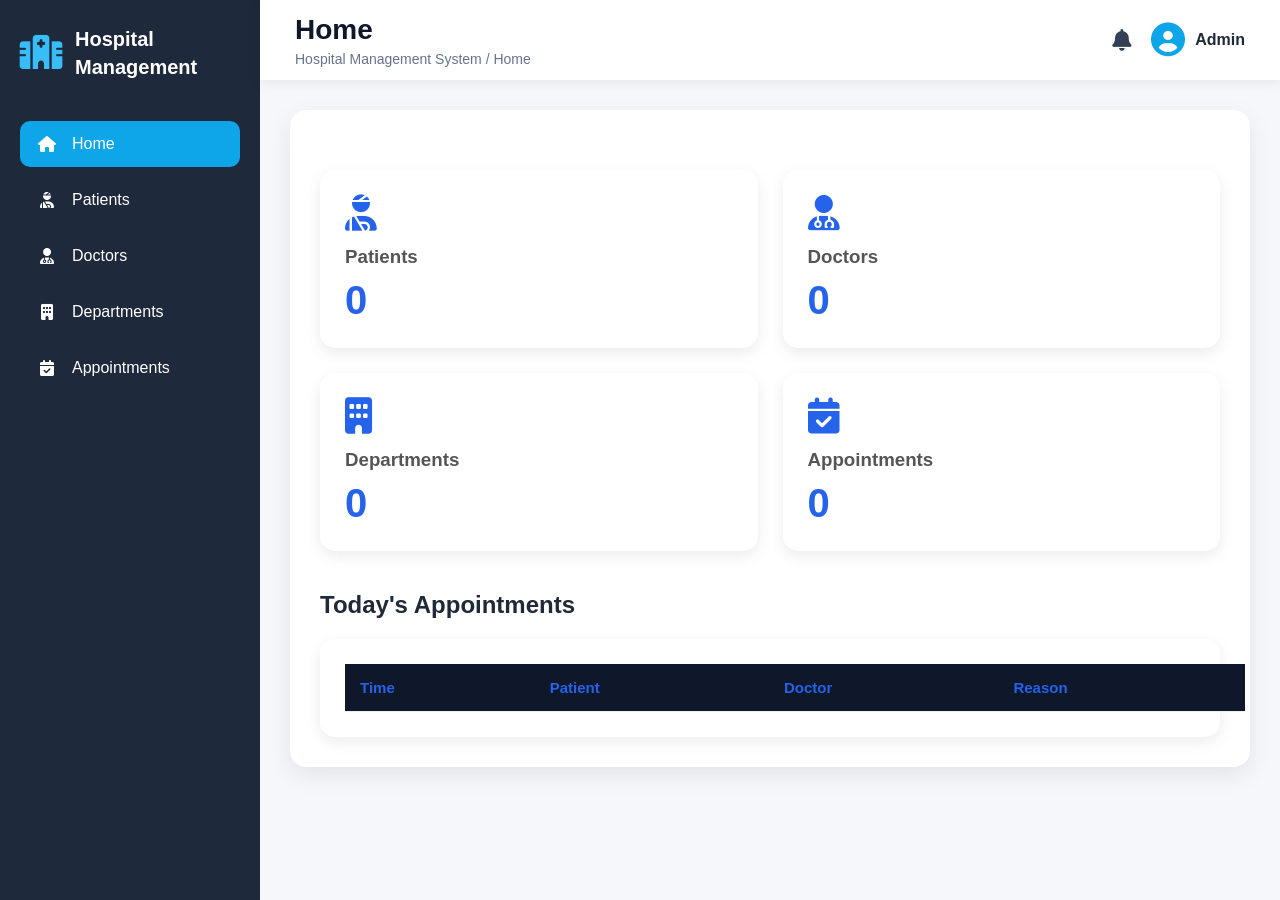
<file: frontend/index.html>
<!DOCTYPE html>
<html lang="en">
<head>
    <meta charset="UTF-8">
    <meta name="viewport" content="width=device-width, initial-scale=1.0">
    <title>Home | Hospital Management System</title>

    <link rel="stylesheet" href="css/patients.css">
    <!-- Font Awesome -->
    <link rel="stylesheet"
          href="https://cdnjs.cloudflare.com/ajax/libs/font-awesome/6.5.2/css/all.min.css">
</head><body>

<div class="container">

    <!-- Sidebar -->
    <aside class="sidebar">

        <div class="logo">

            <i class="fa-solid fa-hospital"></i>

            <h2>
                Hospital<br>
                Management
            </h2>

        </div>

        <ul>

            <li class="active">
                <a href="index.html">
                    <i class="fa-solid fa-house"></i>
                    Home
                </a>
            </li>

            <li>
                <a href="pages/patients.html">
                    <i class="fa-solid fa-user-injured"></i>
                    Patients
                </a>
            </li>

            <li>
                <a href="pages/doctors.html">
                    <i class="fa-solid fa-user-doctor"></i>
                    Doctors
                </a>
            </li>

            <li>
                <a href="pages/departments.html">
                    <i class="fa-solid fa-building"></i>
                    Departments
                </a>
            </li>

            <li>
                <a href="pages/appointments.html">
                    <i class="fa-solid fa-calendar-check"></i>
                    Appointments
                </a>
            </li>

        </ul>

    </aside>

    <!-- Main Content -->
    <main class="main-content">

        <!-- Header -->
        <header class="header">

            <div>

                <h1>Home</h1>

                <p>Hospital Management System / Home</p>

            </div>

            <div class="profile">

                <i class="fa-solid fa-bell"></i>

                <div class="admin">

                    <i class="fa-solid fa-circle-user"></i>

                    <span>Admin</span>

                </div>

            </div>

        </header>
        <!-- Dashboard Card -->
        <section class="patient-card">

            <div class="cards">

                <div class="card">

                    <i class="fa-solid fa-user-injured"></i>

                    <h3>Patients</h3>

                    <h1 id="patients">0</h1>

                </div>

                <div class="card">

                    <i class="fa-solid fa-user-doctor"></i>

                    <h3>Doctors</h3>

                    <h1 id="doctors">0</h1>

                </div>

                <div class="card">

                    <i class="fa-solid fa-building"></i>

                    <h3>Departments</h3>

                    <h1 id="departments">0</h1>

                </div>

                <div class="card">

                    <i class="fa-solid fa-calendar-check"></i>

                    <h3>Appointments</h3>

                    <h1 id="appointments">0</h1>

                </div>

            </div>

            <section class="today-section">

                <h2>Today's Appointments</h2>

                <div class="today-card">

                    <table id="todayAppointmentsTable">

                        <thead>

                        <tr>

                            <th>Time</th>
                            <th>Patient</th>
                            <th>Doctor</th>
                            <th>Reason</th>

                        </tr>

                        </thead>

                        <tbody id="todayAppointmentsBody">

                        </tbody>

                    </table>

                </div>

            </section>

        </section>

    </main>

</div>

<script src="js/dashboard.js"></script>

</body>
</html>
</file>
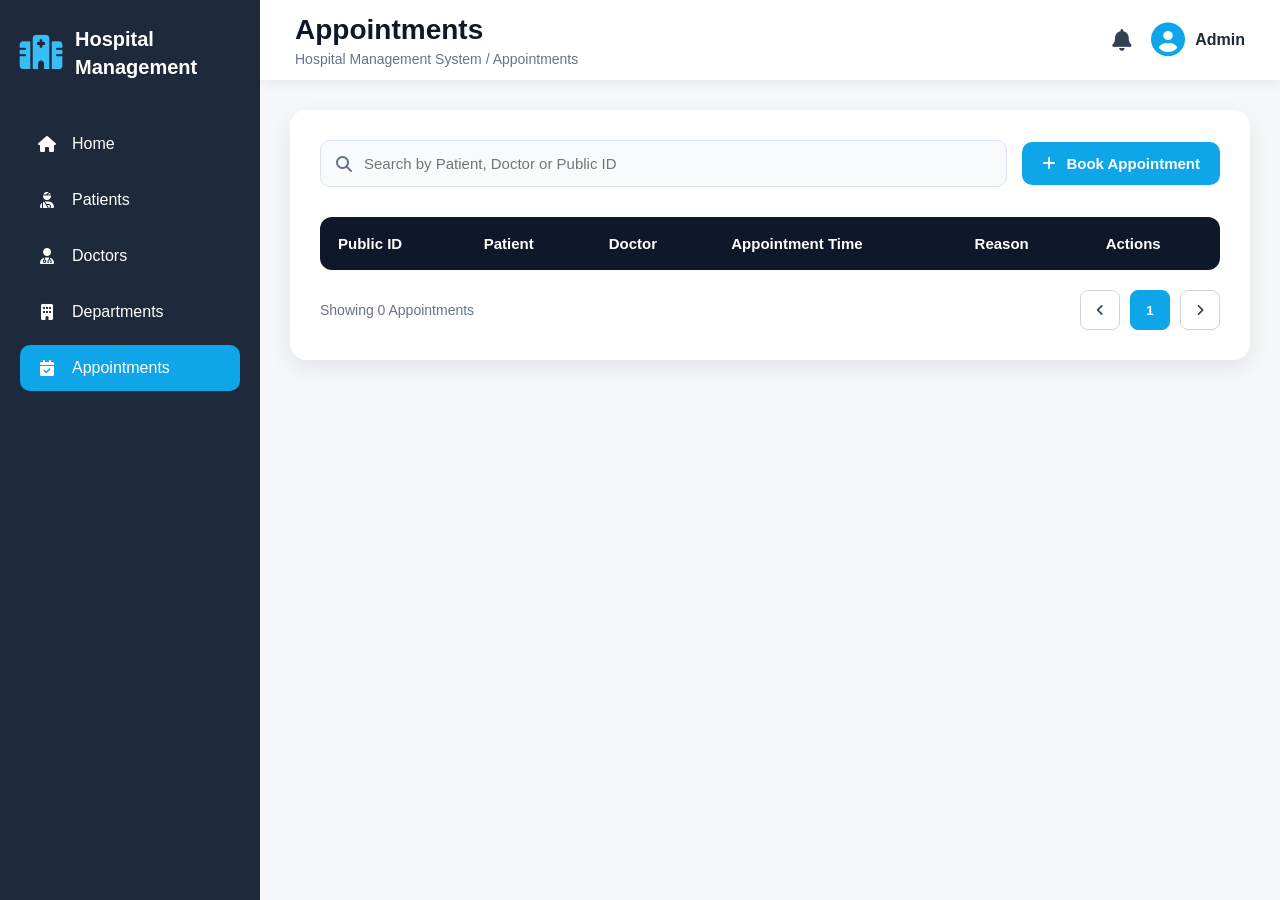
<file: frontend/pages/appointments.html>
<!DOCTYPE html>
<html lang="en">

<head>

    <meta charset="UTF-8">

    <meta name="viewport" content="width=device-width, initial-scale=1.0">

    <title>Appointments | Hospital Management System</title>

    <link rel="stylesheet" href="../css/appointments.css">

    <link rel="stylesheet"
          href="https://cdnjs.cloudflare.com/ajax/libs/font-awesome/6.7.2/css/all.min.css">

</head>

<body>

<div class="container">

    <!-- Sidebar -->

    <aside class="sidebar">

        <div class="logo">

            <i class="fa-solid fa-hospital"></i>

            <h2>Hospital<br>Management</h2>

        </div>

        <ul>

            <li>
                <a href="../index.html">
                    <i class="fa-solid fa-house"></i>
                    Home
                </a>
            </li>

            <li>

                <a href="patients.html">

                    <i class="fa-solid fa-user-injured"></i>

                    Patients

                </a>

            </li>

            <li>

                <a href="doctors.html">

                    <i class="fa-solid fa-user-doctor"></i>

                    Doctors

                </a>

            </li>

            <li>

                <a href="departments.html">

                    <i class="fa-solid fa-building"></i>

                    Departments

                </a>

            </li>

            <li class="active">

                <a href="appointments.html">

                    <i class="fa-solid fa-calendar-check"></i>

                    Appointments

                </a>

            </li>

        </ul>

    </aside>

    <!-- Main Content -->

    <main class="main-content">

        <!-- Header -->

        <header class="header">

            <div>

                <h1>Appointments</h1>

                <p>Hospital Management System / Appointments</p>

            </div>

            <div class="profile">

                <i class="fa-solid fa-bell"></i>

                <div class="admin">

                    <i class="fa-solid fa-circle-user"></i>

                    <span>Admin</span>

                </div>

            </div>

        </header>

        <!-- Appointment Card -->

        <section class="patient-card">

            <div class="top-bar">

                <div class="search-box">

                    <i class="fa-solid fa-magnifying-glass"></i>

                    <input
                            type="text"
                            id="searchAppointment"
                            placeholder="Search by Patient, Doctor or Public ID">

                </div>

                <button
                        id="addAppointmentBtn"
                        class="add-btn">

                    <i class="fa-solid fa-plus"></i>

                    Book Appointment

                </button>

            </div>

            <!-- Table -->

            <div class="table-container">

                <table>

                    <thead>

                    <tr>

                        <th>Public ID</th>

                        <th>Patient</th>

                        <th>Doctor</th>

                        <th>Appointment Time</th>

                        <th>Reason</th>

                        <th>Actions</th>

                    </tr>

                    </thead>

                    <tbody id="appointmentTableBody">

                    <!-- Loaded by JavaScript -->

                    </tbody>

                </table>

            </div>

            <div class="table-footer">

                <p id="appointmentCount">

                    Showing 0 Appointments

                </p>

                <div class="pagination">

                    <button class="page-btn">

                        <i class="fa-solid fa-angle-left"></i>

                    </button>

                    <button class="page-btn active">

                        1

                    </button>

                    <button class="page-btn">

                        <i class="fa-solid fa-angle-right"></i>

                    </button>

                </div>

            </div>

        </section>

    </main>

</div>
<!-- Appointment Modal -->
<div class="modal" id="appointmentModal">

    <div class="modal-content">

        <div class="modal-header">

            <h2 id="modalTitle">Book Appointment</h2>

            <button
                    class="close-btn"
                    id="closeModal">

                <i class="fa-solid fa-xmark"></i>

            </button>

        </div>

        <form id="appointmentForm">

            <input
                    type="hidden"
                    id="appointmentPublicId">

            <div class="form-group">

                <label for="patientSearch">

                    Patient

                </label>

                <input
                        type="text"
                        id="patientSearch"
                        placeholder="Search patient..."
                        autocomplete="off"
                        required>

                <input
                        type="hidden"
                        id="patientPublicId">

                <div
                        id="patientSearchResults"
                        class="search-results">

                </div>

            </div>

            <div class="form-group">

                <label for="doctorSearch">

                    Doctor

                </label>

                <input
                        type="text"
                        id="doctorSearch"
                        placeholder="Search doctor..."
                        autocomplete="off"
                        required>

                <input
                        type="hidden"
                        id="doctorPublicId">

                <div
                        id="doctorSearchResults"
                        class="search-results">

                </div>

            </div>

            <div class="form-group">

                <label for="appointmentDate">

                    Appointment Date

                </label>

                <input
                        type="date"
                        id="appointmentDate"
                        required>

            </div>

            <div class="form-group">

                <label for="appointmentTime">

                    Appointment Time

                </label>

                <input
                        type="time"
                        id="appointmentTime"
                        required>

            </div>
            <div class="form-group">

                <label for="appointmentReason">

                    Reason

                </label>

                <textarea
                        id="appointmentReason"
                        rows="4"
                        placeholder="Enter appointment reason"
                        required></textarea>

            </div>

            <div class="modal-footer">

                <button
                        type="button"
                        class="btn btn-secondary"
                        id="cancelBtn">

                    Cancel

                </button>

                <button
                        type="submit"
                        class="btn btn-primary"
                        id="saveAppointmentBtn">

                    Save Appointment

                </button>

            </div>

        </form>

    </div>

</div>

<!-- JavaScript -->
<script src="../js/appointments.js"></script>

</body>
</html>
</file>
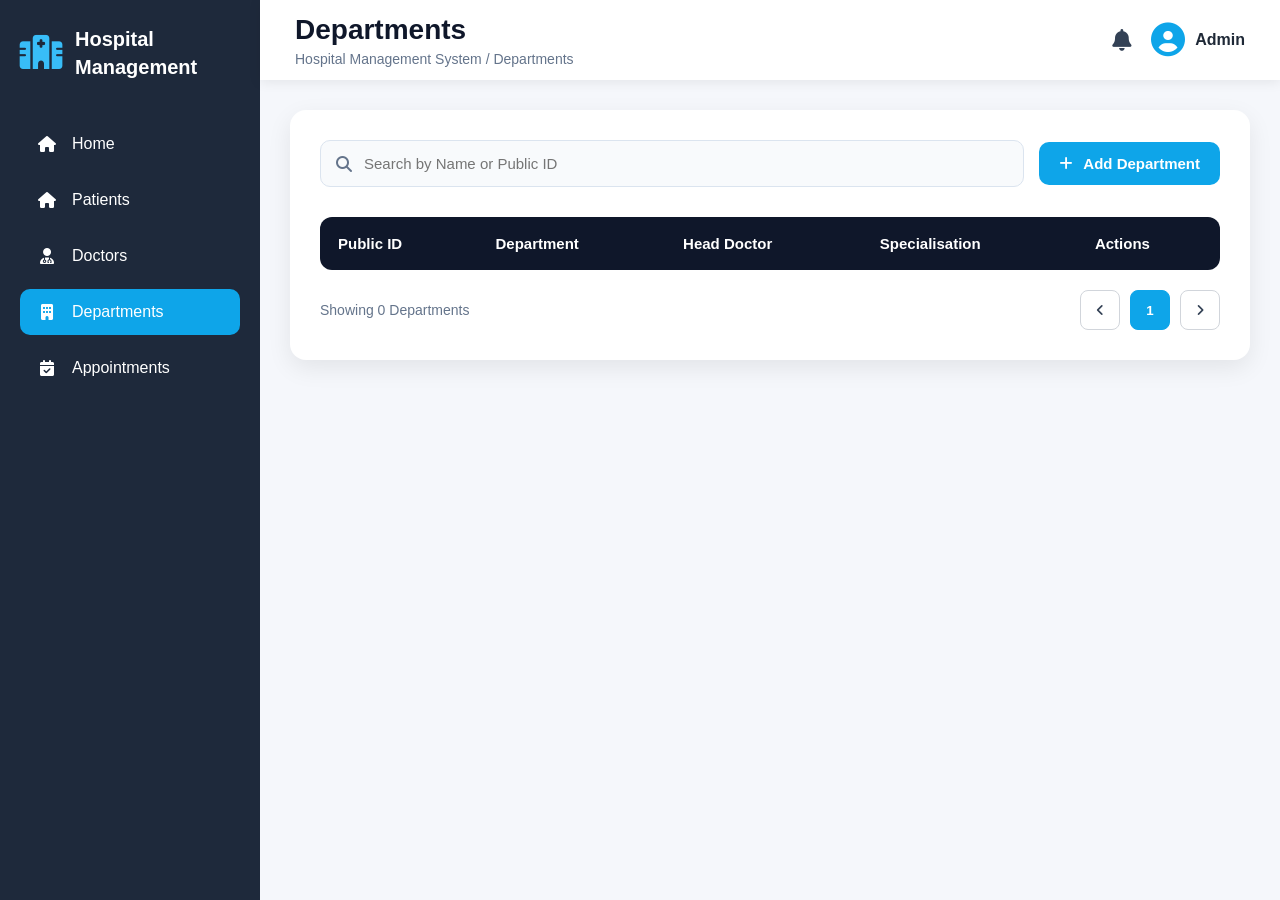
<file: frontend/pages/departments.html>
<!DOCTYPE html>
<html lang="en">

<head>

    <meta charset="UTF-8">

    <meta name="viewport" content="width=device-width, initial-scale=1.0">

    <title>Departments | Hospital Management System</title>

    <link rel="stylesheet" href="../css/departments.css">

    <link rel="stylesheet"
          href="https://cdnjs.cloudflare.com/ajax/libs/font-awesome/6.7.2/css/all.min.css">

</head>

<body>

<div class="container">

    <!-- Sidebar -->

    <aside class="sidebar">

        <div class="logo">

            <i class="fa-solid fa-hospital"></i>

            <h2>Hospital<br>Management</h2>

        </div>

        <ul>

<!--            <li>-->

<!--                <a href="dashboard.html">-->

<!--                    <i class="fa-solid fa-house"></i>-->

<!--                    Dashboard-->

<!--                </a>-->

<!--            </li>-->

            <li>
                <a href="../index.html">
                    <i class="fa-solid fa-house"></i>
                    Home
                </a>
            </li>

            <li>
                <a href="patients.html">
                    <i class="fa-solid fa-house"></i>
                    Patients
                </a>
            </li>




            <li>

                <a href="doctors.html">

                    <i class="fa-solid fa-user-doctor"></i>

                    Doctors

                </a>

            </li>

            <li class="active">

                <a href="departments.html">

                    <i class="fa-solid fa-building"></i>

                    Departments

                </a>

            </li>

            <li>

                <a href="appointments.html">

                    <i class="fa-solid fa-calendar-check"></i>

                    Appointments

                </a>

            </li>

        </ul>

    </aside>

    <!-- Main Content -->

    <main class="main-content">

        <!-- Header -->

        <header class="header">

            <div>

                <h1>Departments</h1>

                <p>Hospital Management System / Departments</p>

            </div>

            <div class="profile">

                <i class="fa-solid fa-bell"></i>

                <div class="admin">

                    <i class="fa-solid fa-circle-user"></i>

                    <span>Admin</span>

                </div>

            </div>

        </header>

        <!-- Department Card -->

        <section class="patient-card">

            <!-- Top Bar -->

            <div class="top-bar">

                <div class="search-box">

                    <i class="fa-solid fa-magnifying-glass"></i>

                    <input
                            type="text"
                            id="searchDepartment"
                            placeholder="Search by Name or Public ID">

                </div>

                <button
                        id="addDepartmentBtn"
                        class="add-btn">

                    <i class="fa-solid fa-plus"></i>

                    Add Department

                </button>

            </div>

            <!-- Table -->

            <div class="table-container">

                <table>

                    <thead>

                    <tr>

                        <th>Public ID</th>

                        <th>Department</th>

                        <th>Head Doctor</th>

                        <th>Specialisation</th>

                        <th>Actions</th>

                    </tr>

                    </thead>

                    <tbody id="departmentTableBody">

                    <!-- Loaded by JavaScript -->

                    </tbody>

                </table>

            </div>

            <div class="table-footer">

                <p id="departmentCount">

                    Showing 0 Departments

                </p>

                <div class="pagination">

                    <button class="page-btn">

                        <i class="fa-solid fa-angle-left"></i>

                    </button>

                    <button class="page-btn active">

                        1

                    </button>

                    <button class="page-btn">

                        <i class="fa-solid fa-angle-right"></i>

                    </button>

                </div>

            </div>

        </section>

    </main>

</div>
<!-- Department Modal -->
<div class="modal" id="departmentModal">

    <div class="modal-content">

        <div class="modal-header">

            <h2 id="modalTitle">Add Department</h2>

            <button
                    class="close-btn"
                    id="closeModal">

                <i class="fa-solid fa-xmark"></i>

            </button>

        </div>

        <form id="departmentForm">

            <input
                    type="hidden"
                    id="departmentPublicId">

            <div class="form-group">

                <label for="departmentName">

                    Department Name

                </label>

                <input
                        type="text"
                        id="departmentName"
                        placeholder="Enter department name"
                        required>

            </div>

<!--            <div class="form-group">-->

<!--                <label for="headDoctorPublicId">-->

<!--                    Head Doctor Public ID-->

<!--                </label>-->

<!--                <input-->
<!--                        type="text"-->
<!--                        id="headDoctorPublicId"-->
<!--                        placeholder="Enter head doctor public ID"-->
<!--                        >-->

<!--            </div>-->

            <div class="modal-footer">

                <button
                        type="button"
                        class="btn btn-secondary"
                        id="cancelBtn">

                    Cancel

                </button>

                <button
                        type="submit"
                        class="btn btn-primary"
                        id="saveDepartmentBtn">

                    Save Department

                </button>

            </div>

        </form>

    </div>

</div>




<div class="modal" id="assignHeadDoctorModal">

    <div class="modal-content">

        <div class="modal-header">

            <h2>Assign Head Doctor</h2>

            <button
                    class="close-btn"
                    id="closeAssignModal">

                <i class="fa-solid fa-xmark"></i>

            </button>

        </div>

        <form id="assignHeadDoctorForm">

            <input
                    type="hidden"
                    id="assignDepartmentPublicId">

            <div class="form-group">

                <label for="headDoctorSelect">

                    Head Doctor

                </label>

                <select id="headDoctorSelect" required>

                    <option value="">
                        Select Doctor
                    </option>

                </select>

            </div>

            <div class="modal-footer">

                <button
                        type="button"
                        class="btn btn-secondary"
                        id="cancelAssignBtn">

                    Cancel

                </button>

                <button
                        type="submit"
                        class="btn btn-primary">

                    Assign

                </button>

            </div>

        </form>

    </div>

</div>


<!-- JavaScript -->
<script src="../js/departments.js"></script>

</body>

</html>
</file>
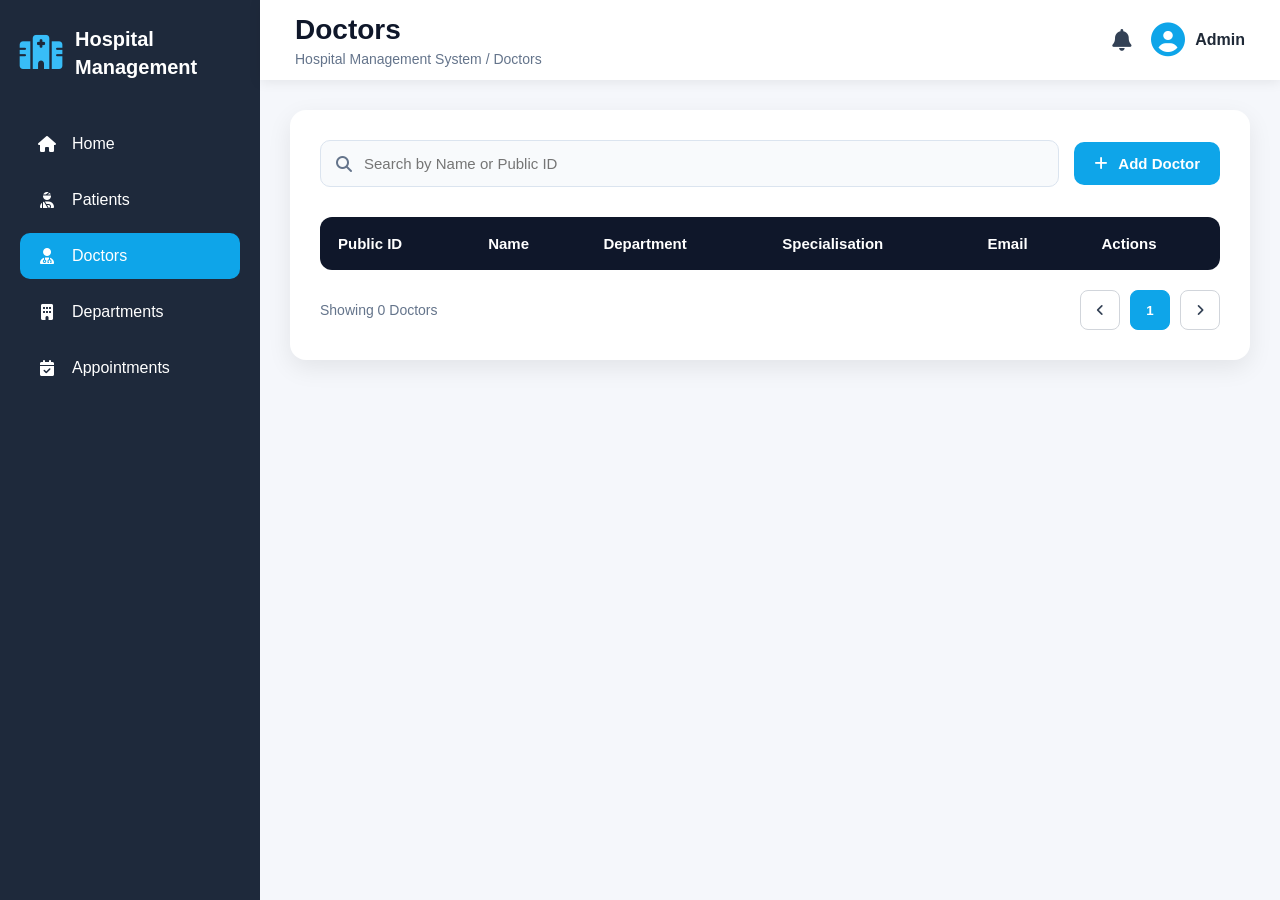
<file: frontend/pages/doctors.html>
<!DOCTYPE html>
<html lang="en">

<head>

    <meta charset="UTF-8">

    <meta name="viewport" content="width=device-width, initial-scale=1.0">

    <title>Doctors | Hospital Management System</title>

    <link rel="stylesheet" href="../css/doctors.css">

    <link rel="stylesheet"
          href="https://cdnjs.cloudflare.com/ajax/libs/font-awesome/6.7.2/css/all.min.css">

</head>

<body>

<div class="container">

    <!-- Sidebar -->
    <aside class="sidebar">

        <div class="logo">

            <i class="fa-solid fa-hospital"></i>

            <h2>Hospital<br>Management</h2>

        </div>

        <ul>

            <li>
                <a href="../index.html">
                    <i class="fa-solid fa-house"></i>
                    Home
                </a>
            </li>

            <li>

                <a href="patients.html">

                    <i class="fa-solid fa-user-injured"></i>

                    Patients

                </a>

            </li>

            <li class="active">

                <a href="doctors.html">

                    <i class="fa-solid fa-user-doctor"></i>

                    Doctors

                </a>

            </li>

            <li>

                <a href="departments.html">

                    <i class="fa-solid fa-building"></i>

                    Departments

                </a>

            </li>

            <li>

                <a href="appointments.html">

                    <i class="fa-solid fa-calendar-check"></i>

                    Appointments

                </a>

            </li>

        </ul>

    </aside>

    <!-- Main Content -->

    <main class="main-content">

        <!-- Header -->

        <header class="header">

            <div>

                <h1>Doctors</h1>

                <p>Hospital Management System / Doctors</p>

            </div>

            <div class="profile">

                <i class="fa-solid fa-bell"></i>

                <div class="admin">

                    <i class="fa-solid fa-circle-user"></i>

                    <span>Admin</span>

                </div>

            </div>

        </header>

        <!-- Doctor Card -->

        <section class="patient-card">

            <!-- Top Bar -->

            <div class="top-bar">

                <div class="search-box">

                    <i class="fa-solid fa-magnifying-glass"></i>

                    <input
                            type="text"
                            id="searchDoctor"
                            placeholder="Search by Name or Public ID">

                </div>

                <button
                        id="addDoctorBtn"
                        class="add-btn">

                    <i class="fa-solid fa-plus"></i>

                    Add Doctor

                </button>

            </div>

            <!-- Doctor Table -->

            <div class="table-container">

                <table>

                    <thead>

                    <tr>

                        <th>Public ID</th>

                        <th>Name</th>

                        <th>Department</th>

                        <th>Specialisation</th>

                        <th>Email</th>

                        <th>Actions</th>

                    </tr>

                    </thead>

                    <tbody id="doctorTableBody">

                    <!-- Data Loaded By JavaScript -->

                    </tbody>

                </table>

            </div>

            <div class="table-footer">

                <p id="doctorCount">

                    Showing 0 Doctors

                </p>

                <div class="pagination">

                    <button class="page-btn">

                        <i class="fa-solid fa-angle-left"></i>

                    </button>

                    <button class="page-btn active">

                        1

                    </button>

                    <button class="page-btn">

                        <i class="fa-solid fa-angle-right"></i>

                    </button>

                </div>

            </div>

        </section>

    </main>

</div>

<!-- Doctor Modal -->
<div class="modal" id="doctorModal">

    <div class="modal-content">

        <div class="modal-header">

            <h2 id="modalTitle">Add Doctor</h2>

            <button
                    class="close-btn"
                    id="closeModal">

                <i class="fa-solid fa-xmark"></i>

            </button>

        </div>

        <form id="doctorForm">

            <div class="form-group">

                <label for="departmentSelect">

                    Department

                </label>

                <select
                        id="departmentSelect"
                        required>

                    <option value="">
                        Select Department
                    </option>

                </select>

            </div>
            <input
                    type="hidden"
                    id="doctorPublicId">

            <div class="form-group">

                <label for="doctorName">

                    Doctor Name

                </label>

                <input
                        type="text"
                        id="doctorName"
                        placeholder="Enter doctor name"
                        required>

            </div>

            <div class="form-group">

                <label for="doctorSpecialisation">

                    Specialisation

                </label>

                <input
                        type="text"
                        id="doctorSpecialisation"
                        placeholder="Enter doctor specialisation"
                        required>

            </div>

            <div class="form-group">

                <label for="doctorEmail">

                    Email

                </label>

                <input
                        type="email"
                        id="doctorEmail"
                        placeholder="Enter doctor email"
                        required>

            </div>

            <div class="modal-footer">

                <button
                        type="button"
                        class="btn btn-secondary"
                        id="cancelBtn">

                    Cancel

                </button>

                <button
                        type="submit"
                        class="btn btn-primary"
                        id="saveDoctorBtn">

                    Save Doctor

                </button>

            </div>

        </form>

    </div>

</div>

<!-- JavaScript -->
<script src="../js/doctors.js"></script>

</body>

</html>
</file>
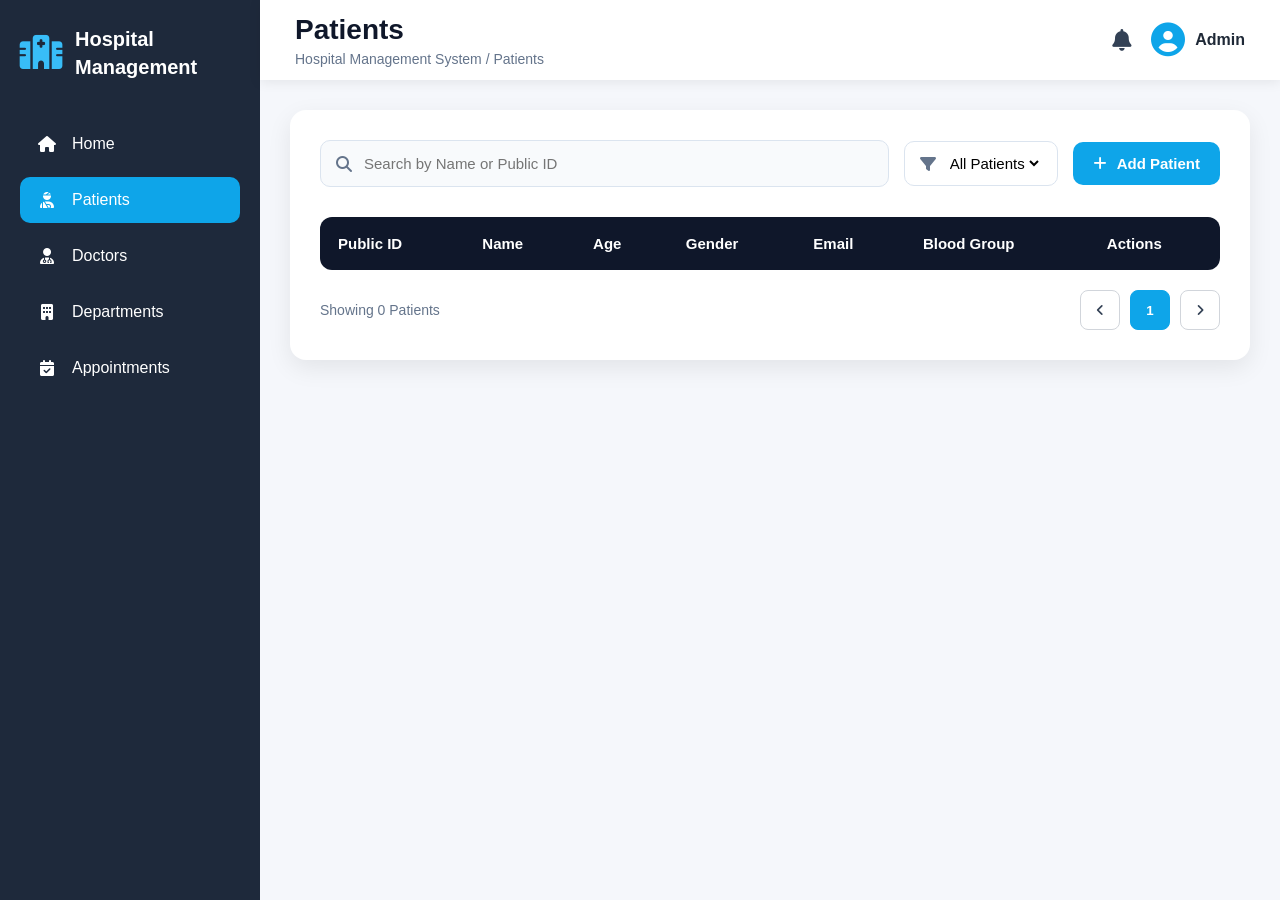
<file: frontend/pages/patients.html>
<!DOCTYPE html>
<html lang="en">

<head>
    <meta charset="UTF-8">
    <meta name="viewport" content="width=device-width, initial-scale=1.0">
    <title>Patients | Hospital Management System</title>

    <link rel="stylesheet" href="../css/patients.css">

    <link rel="stylesheet"
        href="https://cdnjs.cloudflare.com/ajax/libs/font-awesome/6.7.2/css/all.min.css">
</head>

<body>

<div class="container">

    <!-- Sidebar -->
    <aside class="sidebar">

        <div class="logo">

            <i class="fa-solid fa-hospital"></i>

            <h2>Hospital<br>Management</h2>

        </div>

        <ul>

            <li>
                <a href="../index.html">
                    <i class="fa-solid fa-house"></i>
                    Home
                </a>
            </li>

            <li class="active">
                <a href="patients.html">
                    <i class="fa-solid fa-user-injured"></i>
                    Patients
                </a>
            </li>

            <li>
                <a href="doctors.html">
                    <i class="fa-solid fa-user-doctor"></i>
                    Doctors
                </a>
            </li>
                        <li>
                <a href="departments.html">
                    <i class="fa-solid fa-building"></i>
                    Departments
                </a>
            </li>

            <li>
                <a href="appointments.html">
                    <i class="fa-solid fa-calendar-check"></i>
                    Appointments
                </a>
            </li>

        </ul>

    </aside>

    <!-- Main Content -->
    <main class="main-content">

        <!-- Header -->
        <header class="header">

            <div>

                <h1>Patients</h1>

                <p>Hospital Management System / Patients</p>

            </div>

            <div class="profile">

                <i class="fa-solid fa-bell"></i>

                <div class="admin">

                    <i class="fa-solid fa-circle-user"></i>

                    <span>Admin</span>

                </div>

            </div>

        </header>

        <!-- Patient Card -->
        <section class="patient-card">
                        <!-- Top Bar -->
            <div class="top-bar">

                <div class="search-box">

                    <i class="fa-solid fa-magnifying-glass"></i>

                    <input
                        type="text"
                        id="searchPatient"
                        placeholder="Search by Name or Public ID">

                </div>

                <div class="filter">

                    <i class="fa-solid fa-filter"></i>

                    <select id="genderFilter">

                        <option value="ALL">All Patients</option>
                        <option value="MALE">Male</option>
                        <option value="FEMALE">Female</option>

                    </select>

                </div>

                <button
                    id="addPatientBtn"
                    class="add-btn">

                    <i class="fa-solid fa-plus"></i>

                    Add Patient

                </button>

            </div>

            <!-- Patient Table -->
            <div class="table-container">

                <table>

                    <thead>
                                                <tr>

                            <th>Public ID</th>
                            <th>Name</th>
                            <th>Age</th>
                            <th>Gender</th>
                            <th>Email</th>
                            <th>Blood Group</th>
                            <th>Actions</th>

                        </tr>

                    </thead>

                    <tbody id="patientTableBody">

                        <!-- Data loaded by JavaScript -->

                    </tbody>

                </table>

            </div>

            <div class="table-footer">

                <p id="patientCount">
                    Showing 0 Patients
                </p>

                <div class="pagination">

                    <button class="page-btn">
                        <i class="fa-solid fa-angle-left"></i>
                    </button>

                    <button class="page-btn active">1</button>

                    <button class="page-btn">
                        <i class="fa-solid fa-angle-right"></i>
                    </button>

                </div>

            </div>

        </section>
            </main>

</div>

<!-- Patient Modal -->
<div class="modal" id="patientModal">

    <div class="modal-content">

        <div class="modal-header">

            <h2 id="modalTitle">Add Patient</h2>

            <button
                class="close-btn"
                id="closeModal">

                <i class="fa-solid fa-xmark"></i>

            </button>

        </div>

        <form id="patientForm">

            <input
                type="hidden"
                id="patientPublicId">

            <div class="form-group">

                <label for="patientName">
                    Patient Name
                </label>

                <input
                    type="text"
                    id="patientName"
                    placeholder="Enter patient name"
                    required>

            </div>

            <div class="form-group">

                <label for="patientEmail">
                    Email
                </label>

                <input
                    type="email"
                    id="patientEmail"
                    placeholder="Enter email"
                    required>
                                <div class="form-group">

                <label for="patientBirthDate">
                    Birth Date
                </label>

                <input
                    type="date"
                    id="patientBirthDate"
                    required>

            </div>

            <div class="form-group">

                <label for="patientGender">
                    Gender
                </label>

                <select id="patientGender" required>

                    <option value="MALE">Male</option>
                    <option value="FEMALE">Female</option>

                </select>

            </div>

            <div class="form-group">

                <label for="patientBloodGroup">
                    Blood Group
                </label>

                <select id="patientBloodGroup" required>

                    <option value="A_POSITIVE">A+</option>
                    <option value="A_NEGATIVE">A-</option>
                    <option value="B_POSITIVE">B+</option>
                    <option value="B_NEGATIVE">B-</option>
                    <option value="AB_POSITIVE">AB+</option>
                    <option value="AB_NEGATIVE">AB-</option>
                    <option value="O_POSITIVE">O+</option>
                    <option value="O_NEGATIVE">O-</option>

                </select>

            </div>
                        <div class="modal-footer">

                <button
                    type="button"
                    class="btn btn-secondary"
                    id="cancelBtn">

                    Cancel

                </button>

                <button
                    type="submit"
                    class="btn btn-primary"
                    id="savePatientBtn">

                    Save Patient

                </button>

            </div>

        </form>

    </div>

</div>

<!-- JavaScript -->
<script src="../js/patients.js"></script>

</body>

</html>
</file>
<file: frontend/css/patients.css>
/* ===========================
   RESET
=========================== */

*{
    margin:0;
    padding:0;
    box-sizing:border-box;
    font-family:'Segoe UI',Tahoma,Geneva,Verdana,sans-serif;
}

body{
    background:#f4f7fc;
    color:#1f2937;
}

a{
    text-decoration:none;
    color:inherit;
}

ul{
    list-style:none;
}

button{
    cursor:pointer;
    border:none;
    outline:none;
}

.container{
    display:flex;
    min-height:100vh;
}

/* ===========================
   SIDEBAR
=========================== */

.sidebar{
    width:260px;
    background:#1e293b;
    color:#fff;
    position:fixed;
    top:0;
    left:0;
    bottom:0;
    padding:25px 20px;
    overflow-y:auto;
}
.logo{
    display:flex;
    align-items:center;
    gap:12px;
    margin-bottom:40px;
}

.logo i{
    font-size:34px;
    color:#38bdf8;
}

.logo h2{
    font-size:20px;
    line-height:1.4;
    font-weight:700;
}

.sidebar ul li{
    margin-bottom:10px;
}

.sidebar ul li a{
    display:flex;
    align-items:center;
    gap:14px;
    padding:14px 16px;
    border-radius:10px;
    transition:.3s;
}

.sidebar ul li a:hover,
.sidebar ul li.active a{
    background:#0ea5e9;
}

.sidebar ul li i{
    width:22px;
    text-align:center;
}
/* ===========================
   MAIN CONTENT
=========================== */

.main-content{
    margin-left:260px;
    width:calc(100% - 260px);
    min-height:100vh;
    background:#f5f7fb;
}

.header{
    height:80px;
    background:#fff;
    display:flex;
    justify-content:space-between;
    align-items:center;
    padding:0 35px;
    box-shadow:0 2px 12px rgba(0,0,0,.08);
    position:sticky;
    top:0;
    z-index:100;
}

.header h1{
    font-size:28px;
    color:#0f172a;
    margin-bottom:5px;
}

.header p{
    color:#64748b;
    font-size:14px;
}

.profile{
    display:flex;
    align-items:center;
    gap:20px;
}

.profile>i{
    font-size:22px;
    color:#334155;
}

.admin{
    display:flex;
    align-items:center;
    gap:10px;
    font-weight:600;
}

.admin i{
    font-size:34px;
    color:#0ea5e9;
}
/* ===========================
   PATIENT CARD
=========================== */

.patient-card{
    margin:30px;
    background:#fff;
    border-radius:16px;
    padding:30px;
    box-shadow:0 8px 25px rgba(0,0,0,.08);
}

.top-bar{
    display:flex;
    justify-content:space-between;
    align-items:center;
    gap:15px;
    margin-bottom:30px;
    flex-wrap:wrap;
}

.search-box{
    flex:1;
    min-width:300px;
    display:flex;
    align-items:center;
    background:#f8fafc;
    border:1px solid #dbe4ef;
    border-radius:10px;
    padding:0 15px;
}

.search-box i{
    color:#64748b;
}

.search-box input{
    width:100%;
    border:none;
    outline:none;
    background:transparent;
    padding:14px 12px;
    font-size:15px;
}
/* ===========================
   FILTER & BUTTON
=========================== */

.filter{
    display:flex;
    align-items:center;
    gap:10px;
    padding:12px 15px;
    border:1px solid #dbe4ef;
    border-radius:10px;
    background:#fff;
}

.filter i{
    color:#64748b;
}

.filter select{
    border:none;
    outline:none;
    background:transparent;
    font-size:15px;
    cursor:pointer;
}

.add-btn{
    background:#0ea5e9;
    color:#fff;
    padding:13px 20px;
    border-radius:10px;
    font-size:15px;
    font-weight:600;
    display:flex;
    align-items:center;
    gap:10px;
    transition:.3s;
}

.add-btn:hover{
    background:#0284c7;
    transform:translateY(-2px);
}

.table-container{
    width:100%;
    overflow-x:auto;
    border-radius:12px;
}
/* ===========================
   TABLE
=========================== */

table{
    width:100%;
    border-collapse:collapse;
    min-width:900px;
}

thead{
    background:#0f172a;
    color:#fff;
}

thead th{
    padding:18px;
    text-align:left;
    font-size:15px;
    font-weight:600;
}

tbody td{
    padding:18px;
    border-bottom:1px solid #e5e7eb;
    font-size:14px;
}

tbody tr{
    transition:.3s;
}

tbody tr:hover{
    background:#f8fafc;
}

tbody td:first-child{
    font-weight:600;
    color:#0ea5e9;
}
/* ===========================
   BADGES & ACTION BUTTONS
=========================== */

.gender-badge{
    display:inline-block;
    padding:6px 12px;
    border-radius:20px;
    font-size:13px;
    font-weight:600;
    text-align:center;
}

.gender-badge.male{
    background:#dbeafe;
    color:#1d4ed8;
}

.gender-badge.female{
    background:#fce7f3;
    color:#be185d;
}

.action-btn{
    width:36px;
    height:36px;
    border-radius:8px;
    display:inline-flex;
    align-items:center;
    justify-content:center;
    margin-right:8px;
    transition:.3s;
    color:#fff;
}

.edit-btn{
    background:#0ea5e9;
}

.edit-btn:hover{
    background:#0284c7;
}

.delete-btn{
    background:#ef4444;
}

.delete-btn:hover{
    background:#dc2626;
}
/* ===========================
   FOOTER & PAGINATION
=========================== */

.table-footer{
    display:flex;
    justify-content:space-between;
    align-items:center;
    margin-top:20px;
    flex-wrap:wrap;
    gap:15px;
}

#patientCount{
    color:#64748b;
    font-size:14px;
}

.pagination{
    display:flex;
    gap:10px;
}

.pagination button{
    width:40px;
    height:40px;
    border-radius:8px;
    background:#fff;
    border:1px solid #d1d5db;
    color:#334155;
    font-weight:600;
    transition:.3s;
}

.pagination button:hover{
    background:#0ea5e9;
    color:#fff;
    border-color:#0ea5e9;
}

.pagination button.active{
    background:#0ea5e9;
    color:#fff;
    border-color:#0ea5e9;
}
/* ===========================
   MODAL
=========================== */

.modal{
    display:none;
    position:fixed;
    inset:0;
    background:rgba(15,23,42,.55);
    justify-content:center;
    align-items:center;
    z-index:999;
    padding:20px;
}

.modal.active{
    display:flex;
}

.modal-content{
    width:100%;
    max-width:550px;
    background:#fff;
    border-radius:16px;
    overflow:hidden;
    animation:popup .3s ease;
}

@keyframes popup{
    from{
        opacity:0;
        transform:translateY(-20px) scale(.98);
    }
    to{
        opacity:1;
        transform:translateY(0) scale(1);
    }
}

.modal-header{
    display:flex;
    justify-content:space-between;
    align-items:center;
    padding:20px 25px;
    border-bottom:1px solid #e5e7eb;
}

.modal-header h2{
    font-size:22px;
    color:#0f172a;
}

.close-btn{
    background:none;
    font-size:28px;
    color:#64748b;
    cursor:pointer;
}

.close-btn:hover{
    color:#ef4444;
}

/* ===========================
   FORM
=========================== */

#patientForm{
    padding:25px;
}

.form-group{
    margin-bottom:18px;
}

.form-group label{
    display:block;
    margin-bottom:8px;
    font-weight:600;
    color:#334155;
}

.form-group input,
.form-group select{
    width:100%;
    padding:12px 15px;
    border:1px solid #d1d5db;
    border-radius:10px;
    font-size:15px;
    outline:none;
    transition:.3s;
}

.form-group input:focus,
.form-group select:focus{
    border-color:#0ea5e9;
    box-shadow:0 0 0 3px rgba(14,165,233,.15);
}

.modal-footer{
    display:flex;
    justify-content:flex-end;
    gap:12px;
    margin-top:25px;
}

.btn{
    padding:12px 20px;
    border-radius:10px;
    font-size:15px;
    font-weight:600;
    transition:.3s;
}

.btn-primary{
    background:#0ea5e9;
    color:#fff;
}

.btn-primary:hover{
    background:#0284c7;
}

.btn-secondary{
    background:#e5e7eb;
    color:#374151;
}

.btn-secondary:hover{
    background:#d1d5db;
}

/* ===========================
   RESPONSIVE
=========================== */

@media(max-width:992px){

    .sidebar{
        width:80px;
    }

    .logo h2,
    .sidebar span{
        display:none;
    }

    .main-content{
        margin-left:80px;
        width:calc(100% - 80px);
    }
}

@media(max-width:768px){

    .header{
        flex-direction:column;
        align-items:flex-start;
        gap:15px;
        height:auto;
        padding:20px;
    }

    .patient-card{
        margin:15px;
        padding:20px;
    }

    .top-bar{
        flex-direction:column;
        align-items:stretch;
    }

    .search-box,
    .filter{
        width:100%;
    }

    .add-btn{
        width:100%;
        justify-content:center;
    }

    .table-footer{
        flex-direction:column;
        align-items:flex-start;
    }

    .modal-content{
        max-width:100%;
    }
}

/* Dashboard Cards */

.cards{

    display:grid;
    grid-template-columns:repeat(2,1fr);
    gap:25px;
    margin-top:30px;

}

.card{

    background:#fff;
    border-radius:15px;
    padding:25px;
    box-shadow:0 5px 15px rgba(0,0,0,.08);
    transition:.3s;

}

.card:hover{

    transform:translateY(-5px);

}

.card i{

    font-size:36px;
    color:#2563eb;
    margin-bottom:15px;

}

.card h3{

    margin-bottom:10px;
    color:#555;

}

.card h1{

    font-size:40px;
    color:#2563eb;

}

/* Today's Appointments */

.today-section{

    margin-top:40px;

}

.today-section h2{

    margin-bottom:20px;

}

.today-card{

    background:#fff;
    border-radius:15px;
    padding:25px;
    box-shadow:0 5px 15px rgba(0,0,0,.08);

}

.today-card table{

    width:100%;
    border-collapse:collapse;

}

.today-card th,
.today-card td{

    padding:15px;
    text-align:left;
    border-bottom:1px solid #eee;

}

.today-card th{

    color:#2563eb;
    font-weight:600;

}
</file>
<file: frontend/css/appointments.css>
/* ===========================
   RESET
=========================== */

*{
    margin:0;
    padding:0;
    box-sizing:border-box;
    font-family:'Segoe UI',Tahoma,Geneva,Verdana,sans-serif;
}

body{
    background:#f4f7fc;
    color:#1f2937;
}

a{
    text-decoration:none;
    color:inherit;
}

ul{
    list-style:none;
}

button{
    cursor:pointer;
    border:none;
    outline:none;
}

.container{
    display:flex;
    min-height:100vh;
}

/* ===========================
   SIDEBAR
=========================== */

.sidebar{
    width:260px;
    background:#1e293b;
    color:#fff;
    position:fixed;
    top:0;
    left:0;
    bottom:0;
    padding:25px 20px;
    overflow-y:auto;
}
.logo{
    display:flex;
    align-items:center;
    gap:12px;
    margin-bottom:40px;
}

.logo i{
    font-size:34px;
    color:#38bdf8;
}

.logo h2{
    font-size:20px;
    line-height:1.4;
    font-weight:700;
}

.sidebar ul li{
    margin-bottom:10px;
}

.sidebar ul li a{
    display:flex;
    align-items:center;
    gap:14px;
    padding:14px 16px;
    border-radius:10px;
    transition:.3s;
}

.sidebar ul li a:hover,
.sidebar ul li.active a{
    background:#0ea5e9;
}

.sidebar ul li i{
    width:22px;
    text-align:center;
}
/* ===========================
   MAIN CONTENT
=========================== */

.main-content{
    margin-left:260px;
    width:calc(100% - 260px);
    min-height:100vh;
    background:#f5f7fb;
}

.header{
    height:80px;
    background:#fff;
    display:flex;
    justify-content:space-between;
    align-items:center;
    padding:0 35px;
    box-shadow:0 2px 12px rgba(0,0,0,.08);
    position:sticky;
    top:0;
    z-index:100;
}

.header h1{
    font-size:28px;
    color:#0f172a;
    margin-bottom:5px;
}

.header p{
    color:#64748b;
    font-size:14px;
}

.profile{
    display:flex;
    align-items:center;
    gap:20px;
}

.profile>i{
    font-size:22px;
    color:#334155;
}

.admin{
    display:flex;
    align-items:center;
    gap:10px;
    font-weight:600;
}

.admin i{
    font-size:34px;
    color:#0ea5e9;
}
/* ===========================
   PATIENT CARD
=========================== */

.patient-card{
    margin:30px;
    background:#fff;
    border-radius:16px;
    padding:30px;
    box-shadow:0 8px 25px rgba(0,0,0,.08);
}

.top-bar{
    display:flex;
    justify-content:space-between;
    align-items:center;
    gap:15px;
    margin-bottom:30px;
    flex-wrap:wrap;
}

.search-box{
    flex:1;
    min-width:300px;
    display:flex;
    align-items:center;
    background:#f8fafc;
    border:1px solid #dbe4ef;
    border-radius:10px;
    padding:0 15px;
}

.search-box i{
    color:#64748b;
}

.search-box input{
    width:100%;
    border:none;
    outline:none;
    background:transparent;
    padding:14px 12px;
    font-size:15px;
}
/* ===========================
   FILTER & BUTTON
=========================== */

.filter{
    display:flex;
    align-items:center;
    gap:10px;
    padding:12px 15px;
    border:1px solid #dbe4ef;
    border-radius:10px;
    background:#fff;
}

.filter i{
    color:#64748b;
}

.filter select{
    border:none;
    outline:none;
    background:transparent;
    font-size:15px;
    cursor:pointer;
}

.add-btn{
    background:#0ea5e9;
    color:#fff;
    padding:13px 20px;
    border-radius:10px;
    font-size:15px;
    font-weight:600;
    display:flex;
    align-items:center;
    gap:10px;
    transition:.3s;
}

.add-btn:hover{
    background:#0284c7;
    transform:translateY(-2px);
}

.table-container{
    width:100%;
    overflow-x:auto;
    border-radius:12px;
}
/* ===========================
   TABLE
=========================== */

table{
    width:100%;
    border-collapse:collapse;
    min-width:900px;
}

thead{
    background:#0f172a;
    color:#fff;
}

thead th{
    padding:18px;
    text-align:left;
    font-size:15px;
    font-weight:600;
}

tbody td{
    padding:18px;
    border-bottom:1px solid #e5e7eb;
    font-size:14px;
}

tbody tr{
    transition:.3s;
}

tbody tr:hover{
    background:#f8fafc;
}

tbody td:first-child{
    font-weight:600;
    color:#0ea5e9;
}
/* ===========================
   BADGES & ACTION BUTTONS
=========================== */

.gender-badge{
    display:inline-block;
    padding:6px 12px;
    border-radius:20px;
    font-size:13px;
    font-weight:600;
    text-align:center;
}

.gender-badge.male{
    background:#dbeafe;
    color:#1d4ed8;
}

.gender-badge.female{
    background:#fce7f3;
    color:#be185d;
}

.action-btn{
    width:36px;
    height:36px;
    border-radius:8px;
    display:inline-flex;
    align-items:center;
    justify-content:center;
    margin-right:8px;
    transition:.3s;
    color:#fff;
}

.edit-btn{
    background:#0ea5e9;
}

.edit-btn:hover{
    background:#0284c7;
}

.delete-btn{
    background:#ef4444;
}

.delete-btn:hover{
    background:#dc2626;
}
/* ===========================
   FOOTER & PAGINATION
=========================== */

.table-footer{
    display:flex;
    justify-content:space-between;
    align-items:center;
    margin-top:20px;
    flex-wrap:wrap;
    gap:15px;
}

#appointmentCount{
    color:#64748b;
    font-size:14px;
}

.pagination{
    display:flex;
    gap:10px;
}

.pagination button{
    width:40px;
    height:40px;
    border-radius:8px;
    background:#fff;
    border:1px solid #d1d5db;
    color:#334155;
    font-weight:600;
    transition:.3s;
}

.pagination button:hover{
    background:#0ea5e9;
    color:#fff;
    border-color:#0ea5e9;
}

.pagination button.active{
    background:#0ea5e9;
    color:#fff;
    border-color:#0ea5e9;
}
/* ===========================
   MODAL
=========================== */

.modal{
    display:none;
    position:fixed;
    inset:0;
    background:rgba(15,23,42,.55);
    justify-content:center;
    align-items:center;
    z-index:999;
    padding:20px;
}

.modal.active{
    display:flex;
}

.modal-content{
    width:100%;
    max-width:550px;
    background:#fff;
    border-radius:16px;
    overflow:hidden;
    animation:popup .3s ease;
}

@keyframes popup{
    from{
        opacity:0;
        transform:translateY(-20px) scale(.98);
    }
    to{
        opacity:1;
        transform:translateY(0) scale(1);
    }
}

.modal-header{
    display:flex;
    justify-content:space-between;
    align-items:center;
    padding:20px 25px;
    border-bottom:1px solid #e5e7eb;
}

.modal-header h2{
    font-size:22px;
    color:#0f172a;
}

.close-btn{
    background:none;
    font-size:28px;
    color:#64748b;
    cursor:pointer;
}

.close-btn:hover{
    color:#ef4444;
}

/* ===========================
   FORM
=========================== */

#appointmentForm{
    padding:25px;
}

.form-group{
    margin-bottom:18px;
}

.form-group label{
    display:block;
    margin-bottom:8px;
    font-weight:600;
    color:#334155;
}

.form-group input,
.form-group select{
    width:100%;
    padding:12px 15px;
    border:1px solid #d1d5db;
    border-radius:10px;
    font-size:15px;
    outline:none;
    transition:.3s;
}

.form-group input:focus,
.form-group select:focus{
    border-color:#0ea5e9;
    box-shadow:0 0 0 3px rgba(14,165,233,.15);
}

.form-group textarea{
    width:100%;
    padding:12px 15px;
    border:1px solid #d1d5db;
    border-radius:10px;
    font-size:15px;
    outline:none;
    resize:vertical;
    transition:.3s;
}

.form-group textarea:focus{
    border-color:#0ea5e9;
    box-shadow:0 0 0 3px rgba(14,165,233,.15);
}

.modal-footer{
    display:flex;
    justify-content:flex-end;
    gap:12px;
    margin-top:25px;
}

.btn{
    padding:12px 20px;
    border-radius:10px;
    font-size:15px;
    font-weight:600;
    transition:.3s;
}

.btn-primary{
    background:#0ea5e9;
    color:#fff;
}

.btn-primary:hover{
    background:#0284c7;
}

.btn-secondary{
    background:#e5e7eb;
    color:#374151;
}

.btn-secondary:hover{
    background:#d1d5db;
}

/* ===========================
   RESPONSIVE
=========================== */

@media(max-width:992px){

    .sidebar{
        width:80px;
    }

    .logo h2,
    .sidebar span{
        display:none;
    }

    .main-content{
        margin-left:80px;
        width:calc(100% - 80px);
    }
}

@media(max-width:768px){

    .header{
        flex-direction:column;
        align-items:flex-start;
        gap:15px;
        height:auto;
        padding:20px;
    }

    .patient-card{
        margin:15px;
        padding:20px;
    }

    .top-bar{
        flex-direction:column;
        align-items:stretch;
    }

    .search-box,
    .filter{
        width:100%;
    }

    .add-btn{
        width:100%;
        justify-content:center;
    }

    .table-footer{
        flex-direction:column;
        align-items:flex-start;
    }

    .modal-content{
        max-width:100%;
    }
}
</file>
<file: frontend/css/departments.css>
/* ===========================
   RESET
=========================== */

*{
    margin:0;
    padding:0;
    box-sizing:border-box;
    font-family:'Segoe UI',Tahoma,Geneva,Verdana,sans-serif;
}

body{
    background:#f4f7fc;
    color:#1f2937;
}

a{
    text-decoration:none;
    color:inherit;
}

ul{
    list-style:none;
}

button{
    cursor:pointer;
    border:none;
    outline:none;
}

.container{
    display:flex;
    min-height:100vh;
}

/* ===========================
   SIDEBAR
=========================== */

.sidebar{
    width:260px;
    background:#1e293b;
    color:#fff;
    position:fixed;
    top:0;
    left:0;
    bottom:0;
    padding:25px 20px;
    overflow-y:auto;
}
.logo{
    display:flex;
    align-items:center;
    gap:12px;
    margin-bottom:40px;
}

.logo i{
    font-size:34px;
    color:#38bdf8;
}

.logo h2{
    font-size:20px;
    line-height:1.4;
    font-weight:700;
}

.sidebar ul li{
    margin-bottom:10px;
}

.sidebar ul li a{
    display:flex;
    align-items:center;
    gap:14px;
    padding:14px 16px;
    border-radius:10px;
    transition:.3s;
}

.sidebar ul li a:hover,
.sidebar ul li.active a{
    background:#0ea5e9;
}

.sidebar ul li i{
    width:22px;
    text-align:center;
}
/* ===========================
   MAIN CONTENT
=========================== */

.main-content{
    margin-left:260px;
    width:calc(100% - 260px);
    min-height:100vh;
    background:#f5f7fb;
}

.header{
    height:80px;
    background:#fff;
    display:flex;
    justify-content:space-between;
    align-items:center;
    padding:0 35px;
    box-shadow:0 2px 12px rgba(0,0,0,.08);
    position:sticky;
    top:0;
    z-index:100;
}

.header h1{
    font-size:28px;
    color:#0f172a;
    margin-bottom:5px;
}

.header p{
    color:#64748b;
    font-size:14px;
}

.profile{
    display:flex;
    align-items:center;
    gap:20px;
}

.profile>i{
    font-size:22px;
    color:#334155;
}

.admin{
    display:flex;
    align-items:center;
    gap:10px;
    font-weight:600;
}

.admin i{
    font-size:34px;
    color:#0ea5e9;
}
/* ===========================
   PATIENT CARD
=========================== */

.patient-card{
    margin:30px;
    background:#fff;
    border-radius:16px;
    padding:30px;
    box-shadow:0 8px 25px rgba(0,0,0,.08);
}

.top-bar{
    display:flex;
    justify-content:space-between;
    align-items:center;
    gap:15px;
    margin-bottom:30px;
    flex-wrap:wrap;
}

.search-box{
    flex:1;
    min-width:300px;
    display:flex;
    align-items:center;
    background:#f8fafc;
    border:1px solid #dbe4ef;
    border-radius:10px;
    padding:0 15px;
}

.search-box i{
    color:#64748b;
}

.search-box input{
    width:100%;
    border:none;
    outline:none;
    background:transparent;
    padding:14px 12px;
    font-size:15px;
}
/* ===========================
   FILTER & BUTTON
=========================== */

.filter{
    display:flex;
    align-items:center;
    gap:10px;
    padding:12px 15px;
    border:1px solid #dbe4ef;
    border-radius:10px;
    background:#fff;
}

.filter i{
    color:#64748b;
}

.filter select{
    border:none;
    outline:none;
    background:transparent;
    font-size:15px;
    cursor:pointer;
}

.add-btn{
    background:#0ea5e9;
    color:#fff;
    padding:13px 20px;
    border-radius:10px;
    font-size:15px;
    font-weight:600;
    display:flex;
    align-items:center;
    gap:10px;
    transition:.3s;
}

.add-btn:hover{
    background:#0284c7;
    transform:translateY(-2px);
}

.table-container{
    width:100%;
    overflow-x:auto;
    border-radius:12px;
}
/* ===========================
   TABLE
=========================== */

table{
    width:100%;
    border-collapse:collapse;
    min-width:900px;
}

thead{
    background:#0f172a;
    color:#fff;
}

thead th{
    padding:18px;
    text-align:left;
    font-size:15px;
    font-weight:600;
}

tbody td{
    padding:18px;
    border-bottom:1px solid #e5e7eb;
    font-size:14px;
}

tbody tr{
    transition:.3s;
}

tbody tr:hover{
    background:#f8fafc;
}

tbody td:first-child{
    font-weight:600;
    color:#0ea5e9;
}
/* ===========================
   BADGES & ACTION BUTTONS
=========================== */

.gender-badge{
    display:inline-block;
    padding:6px 12px;
    border-radius:20px;
    font-size:13px;
    font-weight:600;
    text-align:center;
}

.gender-badge.male{
    background:#dbeafe;
    color:#1d4ed8;
}

.gender-badge.female{
    background:#fce7f3;
    color:#be185d;
}

.action-btn{
    width:36px;
    height:36px;
    border-radius:8px;
    display:inline-flex;
    align-items:center;
    justify-content:center;
    margin-right:8px;
    transition:.3s;
    color:#fff;
}

.edit-btn{
    background:#0ea5e9;
}

.edit-btn:hover{
    background:#0284c7;
}

.delete-btn{
    background:#ef4444;
}

.delete-btn:hover{
    background:#dc2626;
}
/* ===========================
   FOOTER & PAGINATION
=========================== */

.table-footer{
    display:flex;
    justify-content:space-between;
    align-items:center;
    margin-top:20px;
    flex-wrap:wrap;
    gap:15px;
}

#departmentCount{
    color:#64748b;
    font-size:14px;
}

.pagination{
    display:flex;
    gap:10px;
}

.pagination button{
    width:40px;
    height:40px;
    border-radius:8px;
    background:#fff;
    border:1px solid #d1d5db;
    color:#334155;
    font-weight:600;
    transition:.3s;
}

.pagination button:hover{
    background:#0ea5e9;
    color:#fff;
    border-color:#0ea5e9;
}

.pagination button.active{
    background:#0ea5e9;
    color:#fff;
    border-color:#0ea5e9;
}
/* ===========================
   MODAL
=========================== */

.modal{
    display:none;
    position:fixed;
    inset:0;
    background:rgba(15,23,42,.55);
    justify-content:center;
    align-items:center;
    z-index:999;
    padding:20px;
}

.modal.active{
    display:flex;
}

.modal-content{
    width:100%;
    max-width:550px;
    background:#fff;
    border-radius:16px;
    overflow:hidden;
    animation:popup .3s ease;
}

@keyframes popup{
    from{
        opacity:0;
        transform:translateY(-20px) scale(.98);
    }
    to{
        opacity:1;
        transform:translateY(0) scale(1);
    }
}

.modal-header{
    display:flex;
    justify-content:space-between;
    align-items:center;
    padding:20px 25px;
    border-bottom:1px solid #e5e7eb;
}

.modal-header h2{
    font-size:22px;
    color:#0f172a;
}

.close-btn{
    background:none;
    font-size:28px;
    color:#64748b;
    cursor:pointer;
}

.close-btn:hover{
    color:#ef4444;
}

/* ===========================
   FORM
=========================== */

#departmentForm{
    padding:25px;
}

.form-group{
    margin-bottom:18px;
}

.form-group label{
    display:block;
    margin-bottom:8px;
    font-weight:600;
    color:#334155;
}

.form-group input,
.form-group select{
    width:100%;
    padding:12px 15px;
    border:1px solid #d1d5db;
    border-radius:10px;
    font-size:15px;
    outline:none;
    transition:.3s;
}

.form-group input:focus,
.form-group select:focus{
    border-color:#0ea5e9;
    box-shadow:0 0 0 3px rgba(14,165,233,.15);
}

.modal-footer{
    display:flex;
    justify-content:flex-end;
    gap:12px;
    margin-top:25px;
}

.btn{
    padding:12px 20px;
    border-radius:10px;
    font-size:15px;
    font-weight:600;
    transition:.3s;
}

.btn-primary{
    background:#0ea5e9;
    color:#fff;
}

.btn-primary:hover{
    background:#0284c7;
}

.btn-secondary{
    background:#e5e7eb;
    color:#374151;
}

.btn-secondary:hover{
    background:#d1d5db;
}

/* ===========================
   RESPONSIVE
=========================== */

@media(max-width:992px){

    .sidebar{
        width:80px;
    }

    .logo h2,
    .sidebar span{
        display:none;
    }

    .main-content{
        margin-left:80px;
        width:calc(100% - 80px);
    }
}

@media(max-width:768px){

    .header{
        flex-direction:column;
        align-items:flex-start;
        gap:15px;
        height:auto;
        padding:20px;
    }

    .patient-card{
        margin:15px;
        padding:20px;
    }

    .top-bar{
        flex-direction:column;
        align-items:stretch;
    }

    .search-box,
    .filter{
        width:100%;
    }

    .add-btn{
        width:100%;
        justify-content:center;
    }

    .table-footer{
        flex-direction:column;
        align-items:flex-start;
    }

    .modal-content{
        max-width:100%;
    }
}
</file>
<file: frontend/css/doctors.css>
/* ===========================
   RESET
=========================== */

*{
    margin:0;
    padding:0;
    box-sizing:border-box;
    font-family:'Segoe UI',Tahoma,Geneva,Verdana,sans-serif;
}

body{
    background:#f4f7fc;
    color:#1f2937;
}

a{
    text-decoration:none;
    color:inherit;
}

ul{
    list-style:none;
}

button{
    cursor:pointer;
    border:none;
    outline:none;
}

.container{
    display:flex;
    min-height:100vh;
}

/* ===========================
   SIDEBAR
=========================== */

.sidebar{
    width:260px;
    background:#1e293b;
    color:#fff;
    position:fixed;
    top:0;
    left:0;
    bottom:0;
    padding:25px 20px;
    overflow-y:auto;
}
.logo{
    display:flex;
    align-items:center;
    gap:12px;
    margin-bottom:40px;
}

.logo i{
    font-size:34px;
    color:#38bdf8;
}

.logo h2{
    font-size:20px;
    line-height:1.4;
    font-weight:700;
}

.sidebar ul li{
    margin-bottom:10px;
}

.sidebar ul li a{
    display:flex;
    align-items:center;
    gap:14px;
    padding:14px 16px;
    border-radius:10px;
    transition:.3s;
}

.sidebar ul li a:hover,
.sidebar ul li.active a{
    background:#0ea5e9;
}

.sidebar ul li i{
    width:22px;
    text-align:center;
}
/* ===========================
   MAIN CONTENT
=========================== */

.main-content{
    margin-left:260px;
    width:calc(100% - 260px);
    min-height:100vh;
    background:#f5f7fb;
}

.header{
    height:80px;
    background:#fff;
    display:flex;
    justify-content:space-between;
    align-items:center;
    padding:0 35px;
    box-shadow:0 2px 12px rgba(0,0,0,.08);
    position:sticky;
    top:0;
    z-index:100;
}

.header h1{
    font-size:28px;
    color:#0f172a;
    margin-bottom:5px;
}

.header p{
    color:#64748b;
    font-size:14px;
}

.profile{
    display:flex;
    align-items:center;
    gap:20px;
}

.profile>i{
    font-size:22px;
    color:#334155;
}

.admin{
    display:flex;
    align-items:center;
    gap:10px;
    font-weight:600;
}

.admin i{
    font-size:34px;
    color:#0ea5e9;
}
/* ===========================
   PATIENT CARD
=========================== */

.patient-card{
    margin:30px;
    background:#fff;
    border-radius:16px;
    padding:30px;
    box-shadow:0 8px 25px rgba(0,0,0,.08);
}

.top-bar{
    display:flex;
    justify-content:space-between;
    align-items:center;
    gap:15px;
    margin-bottom:30px;
    flex-wrap:wrap;
}

.search-box{
    flex:1;
    min-width:300px;
    display:flex;
    align-items:center;
    background:#f8fafc;
    border:1px solid #dbe4ef;
    border-radius:10px;
    padding:0 15px;
}

.search-box i{
    color:#64748b;
}

.search-box input{
    width:100%;
    border:none;
    outline:none;
    background:transparent;
    padding:14px 12px;
    font-size:15px;
}
/* ===========================
   FILTER & BUTTON
=========================== */

.filter{
    display:flex;
    align-items:center;
    gap:10px;
    padding:12px 15px;
    border:1px solid #dbe4ef;
    border-radius:10px;
    background:#fff;
}

.filter i{
    color:#64748b;
}

.filter select{
    border:none;
    outline:none;
    background:transparent;
    font-size:15px;
    cursor:pointer;
}

.add-btn{
    background:#0ea5e9;
    color:#fff;
    padding:13px 20px;
    border-radius:10px;
    font-size:15px;
    font-weight:600;
    display:flex;
    align-items:center;
    gap:10px;
    transition:.3s;
}

.add-btn:hover{
    background:#0284c7;
    transform:translateY(-2px);
}

.table-container{
    width:100%;
    overflow-x:auto;
    border-radius:12px;
}
/* ===========================
   TABLE
=========================== */

table{
    width:100%;
    border-collapse:collapse;
    min-width:900px;
}

thead{
    background:#0f172a;
    color:#fff;
}

thead th{
    padding:18px;
    text-align:left;
    font-size:15px;
    font-weight:600;
}

tbody td{
    padding:18px;
    border-bottom:1px solid #e5e7eb;
    font-size:14px;
}

tbody tr{
    transition:.3s;
}

tbody tr:hover{
    background:#f8fafc;
}

tbody td:first-child{
    font-weight:600;
    color:#0ea5e9;
}
/* ===========================
   BADGES & ACTION BUTTONS
=========================== */

.gender-badge{
    display:inline-block;
    padding:6px 12px;
    border-radius:20px;
    font-size:13px;
    font-weight:600;
    text-align:center;
}

.gender-badge.male{
    background:#dbeafe;
    color:#1d4ed8;
}

.gender-badge.female{
    background:#fce7f3;
    color:#be185d;
}

.action-btn{
    width:36px;
    height:36px;
    border-radius:8px;
    display:inline-flex;
    align-items:center;
    justify-content:center;
    margin-right:8px;
    transition:.3s;
    color:#fff;
}

.edit-btn{
    background:#0ea5e9;
}

.edit-btn:hover{
    background:#0284c7;
}

.delete-btn{
    background:#ef4444;
}

.delete-btn:hover{
    background:#dc2626;
}
/* ===========================
   FOOTER & PAGINATION
=========================== */

.table-footer{
    display:flex;
    justify-content:space-between;
    align-items:center;
    margin-top:20px;
    flex-wrap:wrap;
    gap:15px;
}

#doctorCount{
    color:#64748b;
    font-size:14px;
}

.pagination{
    display:flex;
    gap:10px;
}

.pagination button{
    width:40px;
    height:40px;
    border-radius:8px;
    background:#fff;
    border:1px solid #d1d5db;
    color:#334155;
    font-weight:600;
    transition:.3s;
}

.pagination button:hover{
    background:#0ea5e9;
    color:#fff;
    border-color:#0ea5e9;
}

.pagination button.active{
    background:#0ea5e9;
    color:#fff;
    border-color:#0ea5e9;
}
/* ===========================
   MODAL
=========================== */

.modal{
    display:none;
    position:fixed;
    inset:0;
    background:rgba(15,23,42,.55);
    justify-content:center;
    align-items:center;
    z-index:999;
    padding:20px;
}

.modal.active{
    display:flex;
}

.modal-content{
    width:100%;
    max-width:550px;
    background:#fff;
    border-radius:16px;
    overflow:hidden;
    animation:popup .3s ease;
}

@keyframes popup{
    from{
        opacity:0;
        transform:translateY(-20px) scale(.98);
    }
    to{
        opacity:1;
        transform:translateY(0) scale(1);
    }
}

.modal-header{
    display:flex;
    justify-content:space-between;
    align-items:center;
    padding:20px 25px;
    border-bottom:1px solid #e5e7eb;
}

.modal-header h2{
    font-size:22px;
    color:#0f172a;
}

.close-btn{
    background:none;
    font-size:28px;
    color:#64748b;
    cursor:pointer;
}

.close-btn:hover{
    color:#ef4444;
}

/* ===========================
   FORM
=========================== */

#doctorForm{
    padding:25px;
}

.form-group{
    margin-bottom:18px;
}

.form-group label{
    display:block;
    margin-bottom:8px;
    font-weight:600;
    color:#334155;
}

.form-group input,
.form-group select{
    width:100%;
    padding:12px 15px;
    border:1px solid #d1d5db;
    border-radius:10px;
    font-size:15px;
    outline:none;
    transition:.3s;
}

.form-group input:focus,
.form-group select:focus{
    border-color:#0ea5e9;
    box-shadow:0 0 0 3px rgba(14,165,233,.15);
}

.modal-footer{
    display:flex;
    justify-content:flex-end;
    gap:12px;
    margin-top:25px;
}

.btn{
    padding:12px 20px;
    border-radius:10px;
    font-size:15px;
    font-weight:600;
    transition:.3s;
}

.btn-primary{
    background:#0ea5e9;
    color:#fff;
}

.btn-primary:hover{
    background:#0284c7;
}

.btn-secondary{
    background:#e5e7eb;
    color:#374151;
}

.btn-secondary:hover{
    background:#d1d5db;
}

/* ===========================
   RESPONSIVE
=========================== */

@media(max-width:992px){

    .sidebar{
        width:80px;
    }

    .logo h2,
    .sidebar span{
        display:none;
    }

    .main-content{
        margin-left:80px;
        width:calc(100% - 80px);
    }
}

@media(max-width:768px){

    .header{
        flex-direction:column;
        align-items:flex-start;
        gap:15px;
        height:auto;
        padding:20px;
    }

    .patient-card{
        margin:15px;
        padding:20px;
    }

    .top-bar{
        flex-direction:column;
        align-items:stretch;
    }

    .search-box,
    .filter{
        width:100%;
    }

    .add-btn{
        width:100%;
        justify-content:center;
    }

    .table-footer{
        flex-direction:column;
        align-items:flex-start;
    }

    .modal-content{
        max-width:100%;
    }
}
</file>
